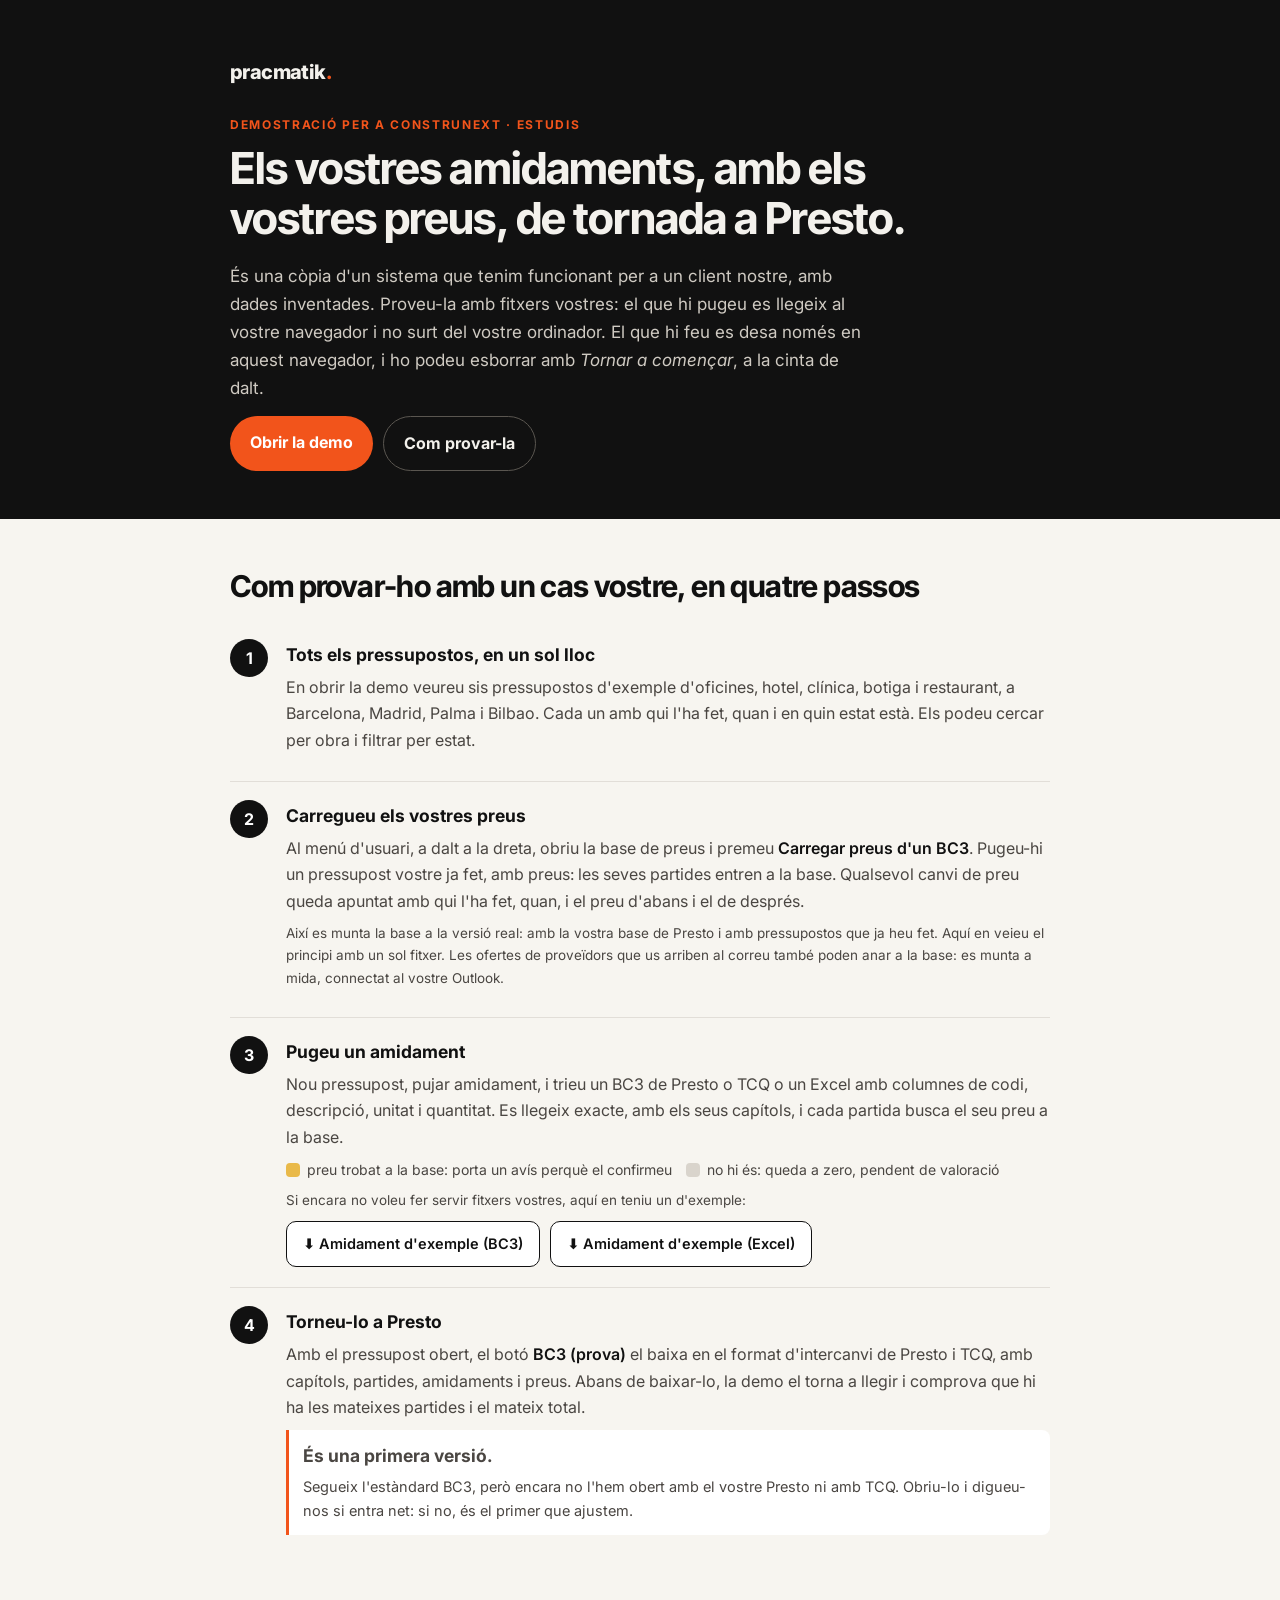
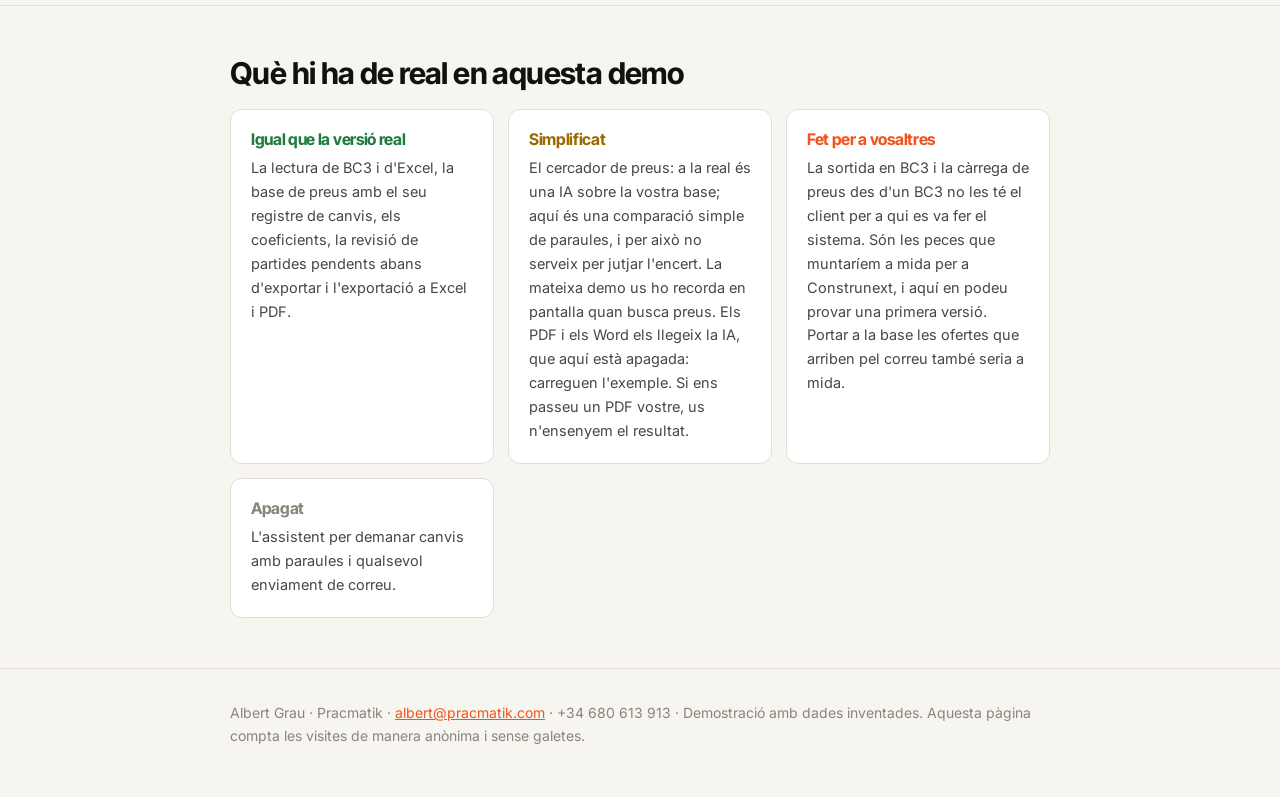
<file: index.html>
<!doctype html>
<html lang="ca">
<head>
<meta charset="utf-8">
<meta name="viewport" content="width=device-width,initial-scale=1">
<meta name="robots" content="noindex,nofollow">
<title>Pressupostos des dels amidaments · Demostració · Pracmatik</title>
<link rel="preconnect" href="https://fonts.googleapis.com">
<link rel="stylesheet" href="https://fonts.googleapis.com/css2?family=Inter:wght@400;500;600;700&family=Inter+Tight:wght@700;800&display=swap">
<script defer src="track.js"></script>
<style>
:root{--paper:#F7F5F0;--ink:#111;--ink2:#4a4642;--ink3:#8a847c;--line:#e2ded8;--w:#fff;--obra:#F2541B;--groc:#e9b949}
*{box-sizing:border-box}
html,body{max-width:100%;overflow-x:hidden}
body{margin:0;background:var(--paper);color:var(--ink);font-family:Inter,system-ui,-apple-system,'Segoe UI',sans-serif;font-size:16px;line-height:1.65;-webkit-font-smoothing:antialiased}
.env{max-width:860px;margin:0 auto;padding:0 20px}
h1,h2,h3{font-family:'Inter Tight',Inter,sans-serif;letter-spacing:-.02em;line-height:1.15;margin:0}
p{margin:0 0 14px}
a{color:var(--obra)}
.cab{background:var(--ink);color:#f3f1ec;padding:56px 0 48px}
.logo{font-weight:800;font-size:20px;letter-spacing:-.03em;color:#f3f1ec;text-decoration:none}
.logo span{color:var(--obra)}
.kicker{display:block;margin:26px 0 8px;font-size:12px;letter-spacing:.14em;text-transform:uppercase;color:var(--obra);font-weight:700}
.cab h1{font-size:clamp(28px,5.2vw,44px);margin-bottom:18px;max-width:760px}
.cab p{color:#cfcac2;max-width:640px;font-size:17px}
.botons{display:flex;flex-wrap:wrap;gap:10px;margin-top:10px}
.boto{display:inline-block;padding:13px 20px;border-radius:999px;background:var(--obra);color:#fff;font-weight:700;text-decoration:none;text-align:center}
.boto.clar{background:transparent;border:1.5px solid #5a5650;color:#f3f1ec}
section{padding:50px 0;border-bottom:1px solid var(--line)}
section h2{font-size:clamp(22px,3.4vw,30px);margin-bottom:18px}
.passos{list-style:none;margin:0;padding:0;counter-reset:p}
.passos li{position:relative;padding:20px 0 20px 56px;border-top:1px solid var(--line)}
.passos li:first-child{border-top:none}
.passos li::before{counter-increment:p;content:counter(p);position:absolute;left:0;top:18px;width:38px;height:38px;border-radius:50%;background:var(--ink);color:#fff;font-weight:700;display:flex;align-items:center;justify-content:center}
.passos b{display:block;font-size:17.5px;margin-bottom:4px}
.passos p{margin:0 0 8px;color:var(--ink2)}
.on{font-size:13.5px;color:var(--ink3);margin:0}
.passos em{font-style:normal;font-weight:600;color:var(--ink)}
.fitxers{display:flex;gap:10px;flex-wrap:wrap;margin-top:10px}
.fitxer{display:inline-flex;align-items:center;gap:8px;padding:10px 16px;border:1.5px solid var(--ink);border-radius:10px;color:var(--ink);text-decoration:none;font-weight:600;font-size:14.5px;background:var(--w)}
.marques{display:flex;gap:14px;flex-wrap:wrap;margin-top:8px;font-size:14px;color:var(--ink2)}
.marques span{display:inline-flex;align-items:center;gap:7px}
.marques i{width:14px;height:14px;border-radius:4px;display:inline-block;flex:0 0 auto}
.prova{margin-top:10px;padding:12px 14px;border-left:3px solid var(--obra);background:var(--w);border-radius:0 8px 8px 0;font-size:14.5px;color:var(--ink2)}
.taula{display:grid;grid-template-columns:repeat(auto-fit,minmax(min(100%,240px),1fr));gap:14px}
.caixa{background:var(--w);border:1px solid var(--line);border-radius:12px;padding:20px}
.caixa h3{font-size:16px;margin-bottom:8px}
.caixa p{font-size:14.5px;color:var(--ink2);margin:0}
.caixa.igual h3{color:#1f7a3f}.caixa.simple h3{color:#9a6a00}.caixa.nou h3{color:var(--obra)}.caixa.off h3{color:var(--ink3)}
.peu{padding:32px 0 50px;font-size:14px;color:var(--ink3)}
@media (max-width:560px){
  .cab{padding:40px 0 36px}
  .cab p{font-size:16px}
  .botons .boto{flex:1 1 100%}
  .passos li{padding-left:50px}
  .passos li::before{width:34px;height:34px}
  .fitxer{flex:1 1 100%;justify-content:center}
}
</style>
</head>
<body>
<header class="cab"><div class="env">
  <a class="logo" href="https://www.pracmatik.com" target="_blank" rel="noopener">pracmatik<span>.</span></a>
  <span class="kicker">Demostració per a Construnext · Estudis</span>
  <h1>Els vostres amidaments, amb els vostres preus, de tornada a Presto.</h1>
  <p>És una còpia d'un sistema que tenim funcionant per a un client nostre, amb dades inventades. Proveu-la amb fitxers vostres: el que hi pugeu es llegeix al vostre navegador i no surt del vostre ordinador. El que hi feu es desa només en aquest navegador, i ho podeu esborrar amb <em>Tornar a començar</em>, a la cinta de dalt.</p>
  <div class="botons">
    <a class="boto" href="app/">Obrir la demo</a>
    <a class="boto clar" href="#com-provar">Com provar-la</a>
  </div>
</div></header>

<main>
<section id="com-provar"><div class="env">
  <h2>Com provar-ho amb un cas vostre, en quatre passos</h2>
  <ol class="passos">
    <li><b>Tots els pressupostos, en un sol lloc</b>
      <p>En obrir la demo veureu sis pressupostos d'exemple d'oficines, hotel, clínica, botiga i restaurant, a Barcelona, Madrid, Palma i Bilbao. Cada un amb qui l'ha fet, quan i en quin estat està. Els podeu cercar per obra i filtrar per estat.</p></li>
    <li><b>Carregueu els vostres preus</b>
      <p>Al menú d'usuari, a dalt a la dreta, obriu la base de preus i premeu <em>Carregar preus d'un BC3</em>. Pugeu-hi un pressupost vostre ja fet, amb preus: les seves partides entren a la base. Qualsevol canvi de preu queda apuntat amb qui l'ha fet, quan, i el preu d'abans i el de després.</p>
      <p class="on">Així es munta la base a la versió real: amb la vostra base de Presto i amb pressupostos que ja heu fet. Aquí en veieu el principi amb un sol fitxer. Les ofertes de proveïdors que us arriben al correu també poden anar a la base: es munta a mida, connectat al vostre Outlook.</p></li>
    <li><b>Pugeu un amidament</b>
      <p>Nou pressupost, pujar amidament, i trieu un BC3 de Presto o TCQ o un Excel amb columnes de codi, descripció, unitat i quantitat. Es llegeix exacte, amb els seus capítols, i cada partida busca el seu preu a la base.</p>
      <div class="marques"><span><i style="background:var(--groc)"></i>preu trobat a la base: porta un avís perquè el confirmeu</span><span><i style="background:#d9d4cc"></i>no hi és: queda a zero, pendent de valoració</span></div>
      <p class="on" style="margin-top:8px">Si encara no voleu fer servir fitxers vostres, aquí en teniu un d'exemple:</p>
      <div class="fitxers"><a class="fitxer" href="exemples/amidaments_exemple.bc3" download>⬇ Amidament d'exemple (BC3)</a><a class="fitxer" href="exemples/amidaments_exemple.xlsx" download>⬇ Amidament d'exemple (Excel)</a></div></li>
    <li><b>Torneu-lo a Presto</b>
      <p>Amb el pressupost obert, el botó <em>BC3 (prova)</em> el baixa en el format d'intercanvi de Presto i TCQ, amb capítols, partides, amidaments i preus. Abans de baixar-lo, la demo el torna a llegir i comprova que hi ha les mateixes partides i el mateix total.</p>
      <div class="prova"><b>És una primera versió.</b> Segueix l'estàndard BC3, però encara no l'hem obert amb el vostre Presto ni amb TCQ. Obriu-lo i digueu-nos si entra net: si no, és el primer que ajustem.</div></li>
  </ol>
</div></section>

<section><div class="env">
  <h2>Què hi ha de real en aquesta demo</h2>
  <div class="taula">
    <div class="caixa igual"><h3>Igual que la versió real</h3><p>La lectura de BC3 i d'Excel, la base de preus amb el seu registre de canvis, els coeficients, la revisió de partides pendents abans d'exportar i l'exportació a Excel i PDF.</p></div>
    <div class="caixa simple"><h3>Simplificat</h3><p>El cercador de preus: a la real és una IA sobre la vostra base; aquí és una comparació simple de paraules, i per això no serveix per jutjar l'encert. La mateixa demo us ho recorda en pantalla quan busca preus. Els PDF i els Word els llegeix la IA, que aquí està apagada: carreguen l'exemple. Si ens passeu un PDF vostre, us n'ensenyem el resultat.</p></div>
    <div class="caixa nou"><h3>Fet per a vosaltres</h3><p>La sortida en BC3 i la càrrega de preus des d'un BC3 no les té el client per a qui es va fer el sistema. Són les peces que muntaríem a mida per a Construnext, i aquí en podeu provar una primera versió. Portar a la base les ofertes que arriben pel correu també seria a mida.</p></div>
    <div class="caixa off"><h3>Apagat</h3><p>L'assistent per demanar canvis amb paraules i qualsevol enviament de correu.</p></div>
  </div>
</div></section>
</main>

<footer class="peu"><div class="env">
  Albert Grau · Pracmatik · <a href="mailto:albert@pracmatik.com">albert@pracmatik.com</a> · +34 680 613 913 · Demostració amb dades inventades. Aquesta pàgina compta les visites de manera anònima i sense galetes.
</div></footer>
</body>
</html>
</file>
